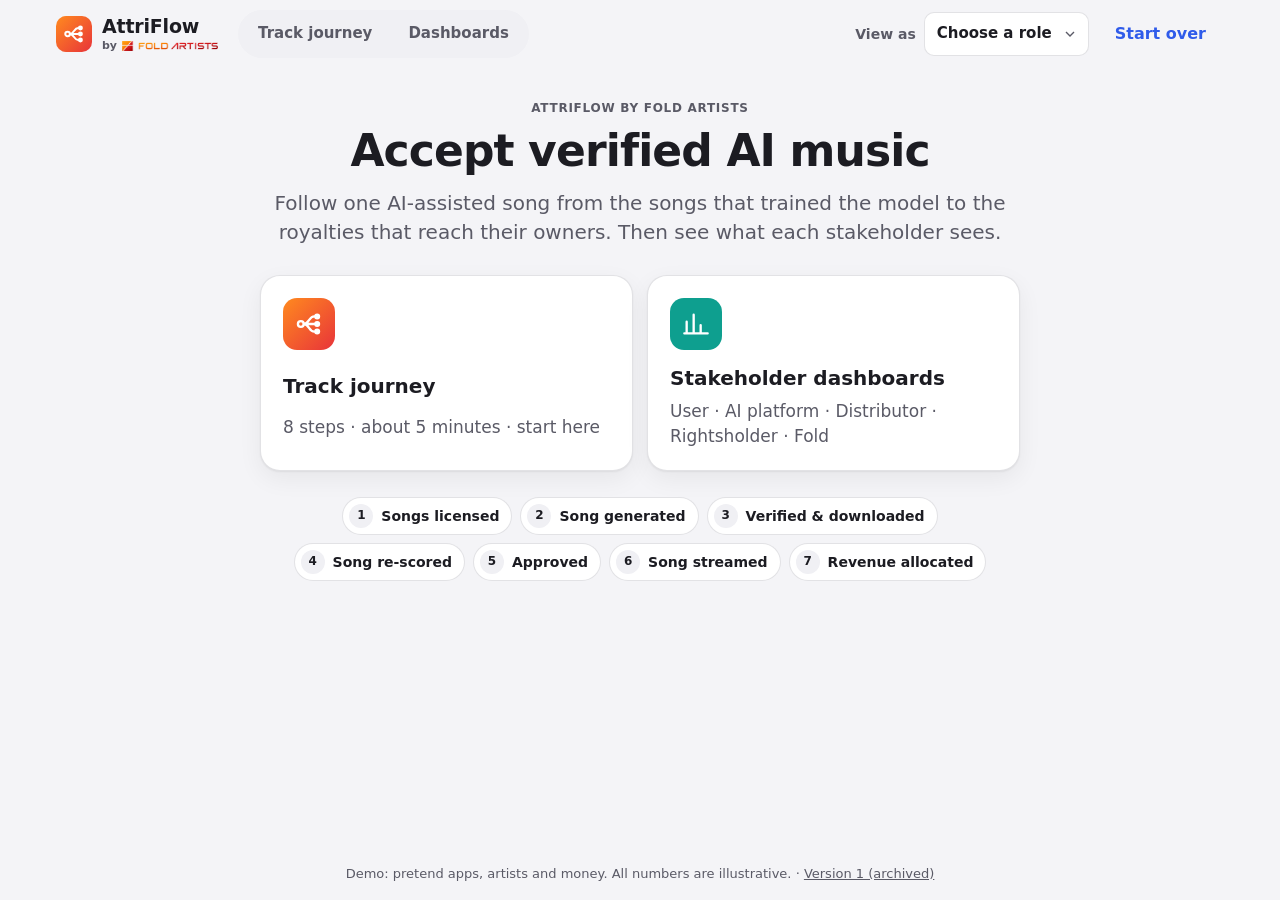
<file: site/index.html>
<!doctype html>
<html lang="en">
<head>
  <meta charset="utf-8">
  <meta name="viewport" content="width=device-width, initial-scale=1, viewport-fit=cover">
  <title>AttriFlow</title>
  <meta name="description" content="AttriFlow by Fold Artists: follow one AI-assisted song from training data to royalties, and see what each stakeholder sees.">
  <meta name="color-scheme" content="light">
  <link rel="stylesheet" href="styles.css?v=v2-20261015b">
</head>
<body>
  <a class="skip" href="#view">Skip to content</a>

  <header class="topbar">
    <a class="brand" href="#/" aria-label="AttriFlow by Fold Artists, home">
      <span class="brand-mark" aria-hidden="true"><svg class="ico" viewBox="0 0 24 24" fill="none" stroke="currentColor" stroke-width="2.2" stroke-linecap="round" stroke-linejoin="round"><circle cx="5" cy="12" r="2.5"/><path d="M7.5 12c4.5 0 4.5-6.5 9-6.5M7.5 12h9M7.5 12c4.5 0 4.5 6.5 9 6.5"/><circle cx="19" cy="5.5" r="1.6" fill="currentColor"/><circle cx="19" cy="12" r="1.6" fill="currentColor"/><circle cx="19" cy="18.5" r="1.6" fill="currentColor"/></svg></span>
      <span class="brand-text">
        <span class="brand-name">AttriFlow</span>
        <span class="brand-by">by <img src="assets/fold-artists-logo.png" alt="Fold Artists" width="96" height="11"></span>
      </span>
    </a>
    <nav class="modes" aria-label="Sections">
      <a id="mode-journey" href="#/train">Track journey</a>
      <a id="mode-dash" href="#/dash/distributor">Dashboards</a>
    </nav>
    <div class="top-right">
      <label class="viewas"><span>View as</span>
        <select id="role">
          <option value="">Choose a role</option>
          <option value="user">User</option>
          <option value="platform">AI Platform</option>
          <option value="distributor">Distributor</option>
          <option value="rightsholder">Rightsholder</option>
          <option value="fold">Fold</option>
        </select>
      </label>
      <button class="btn btn-quiet" id="reset" type="button">Start over</button>
    </div>
  </header>

  <nav class="steps" id="steps" aria-label="Track journey steps" hidden></nav>

  <main id="view" tabindex="-1"></main>

  <footer class="navbar" id="navbar" hidden>
    <button class="btn btn-secondary" id="back" type="button">← Back</button>
    <p class="nav-hint" id="hint" aria-live="polite"></p>
    <button class="btn btn-quiet" id="replay" type="button" title="Show this step again from the start">↺ Replay step</button>
    <button class="btn btn-primary" id="next" type="button">Next →</button>
  </footer>

  <p class="demo-note">Demo: pretend apps, artists and money. All numbers are illustrative. · <a href="/v1/">Version 1 (archived)</a></p>

  <div id="modal" class="modal" hidden></div>

  <script src="js/core.js?v=v2-20261015b"></script>
  <script src="js/journey.js?v=v2-20261015b"></script>
  <script src="js/dashboards.js?v=v2-20261015b"></script>
  <script src="js/app.js?v=v2-20261015b"></script>
</body>
</html>
</file>
<file: site/styles.css>
/* AttriFlow demo v2 — shell, pretend apps, journey scenes and dashboards. Light theme only. */

:root {
  --bg: #f4f4f7;
  --surface: #ffffff;
  --surface-2: #f0f0f4;
  --text: #1c1c22;
  --text-2: #5a5a66;
  --line: rgba(20, 20, 40, 0.12);
  --accent: #2f5bea;
  --accent-text: #ffffff;
  --good: #16803a;
  --good-bg: #e6f6eb;
  --focus: #2f5bea;
  --shadow: 0 1px 2px rgba(0, 0, 0, 0.06), 0 8px 24px rgba(0, 0, 0, 0.06);

  /* app brands */
  --spark-a: #ff3d7f;
  --spark-b: #ff9a3c;
  --spark-bg: #121018;
  --spark-surface: #1d1a26;
  --spark-line: rgba(255, 255, 255, 0.1);
  --drop: #2f5bea;
  --drop-soft: #e8eeff;
  --streamy: #10b8a6;
  --streamy-bg: #0d1716;
  --streamy-surface: #15211f;
  --inbox: #7c4ddb;
  --inbox-soft: #f1ebfd;
  --pool: #e0662f;

  --radius: 16px;
  --radius-sm: 10px;
  --font: -apple-system, BlinkMacSystemFont, "SF Pro Text", "Segoe UI", system-ui, Roboto, "Helvetica Neue", Arial, sans-serif;
  color-scheme: light;
}

/* Light is the default look. Dark stays available by setting data-theme="dark" on <html>. */
:root[data-theme="dark"] {
  --bg: #0e0e12;
  --surface: #18181e;
  --surface-2: #22222a;
  --text: #f1f1f5;
  --text-2: #a8a8b4;
  --line: rgba(255, 255, 255, 0.12);
  --accent: #5b82ff;
  --focus: #8aa6ff;
  --good: #45d27a;
  --good-bg: rgba(69, 210, 122, 0.14);
  --drop-soft: rgba(91, 130, 255, 0.16);
  --inbox-soft: rgba(150, 110, 240, 0.16);
  --shadow: 0 1px 2px rgba(0, 0, 0, 0.4), 0 8px 24px rgba(0, 0, 0, 0.3);
  color-scheme: dark;
}

* { box-sizing: border-box; }
html { -webkit-text-size-adjust: 100%; }
body {
  margin: 0;
  background: var(--bg);
  color: var(--text);
  font-family: var(--font);
  font-size: 17px;
  line-height: 1.45;
  min-height: 100vh;
  display: flex;
  flex-direction: column;
}
h1, h2, h3, p { margin: 0; }
button { font: inherit; color: inherit; }
a { color: inherit; }
:focus-visible { outline: 3px solid var(--focus); outline-offset: 2px; border-radius: 8px; }
.skip { position: absolute; left: -999px; top: 8px; background: var(--surface); padding: 8px 12px; z-index: 10; }
.skip:focus { left: 8px; }
.sr-only { position: absolute; width: 1px; height: 1px; overflow: hidden; clip: rect(0 0 0 0); white-space: nowrap; }

/* ---------- icons ---------- */
.ico { width: 1.15em; height: 1.15em; flex: none; vertical-align: -0.18em; }
.btn .ico { width: 20px; height: 20px; }
.badge-ico { width: 52px; height: 52px; border-radius: 14px; display: grid; place-items: center; flex: none; color: #fff; }
.badge-ico .ico { width: 28px; height: 28px; }
.badge-ico.you { background: var(--drop); }
.badge-ico.pool { background: var(--pool); }
.badge-ico.good { background: var(--good); }
.badge-ico.inbox { background: var(--inbox); }
.badge-ico.big { width: 84px; height: 84px; border-radius: 24px; margin: 0 auto 16px; background: linear-gradient(135deg, var(--spark-a), var(--spark-b)); }
.badge-ico.big .ico { width: 44px; height: 44px; }

/* ---------- buttons ---------- */
.btn {
  min-height: 44px;
  padding: 0 18px;
  border-radius: 999px;
  border: 0;
  font-weight: 600;
  font-size: 16px;
  cursor: pointer;
  display: inline-flex;
  align-items: center;
  justify-content: center;
  gap: 8px;
  text-decoration: none;
  white-space: nowrap;
  transition: transform 0.12s ease, opacity 0.12s ease, background 0.12s ease;
}
.btn:active { transform: scale(0.97); }
.btn[disabled] { opacity: 0.4; cursor: not-allowed; transform: none; }
.btn-primary { background: var(--accent); color: var(--accent-text); }
.btn-secondary { background: var(--surface-2); color: var(--text); }
.btn-quiet { background: transparent; color: var(--accent); }
.btn-big { min-height: 52px; font-size: 18px; padding: 0 26px; }

/* ---------- shell ---------- */
.topbar {
  display: flex;
  align-items: center;
  justify-content: space-between;
  padding: 10px max(16px, env(safe-area-inset-left));
  max-width: 1200px;
  width: 100%;
  margin: 0 auto;
}
.brand { display: inline-flex; align-items: center; gap: 10px; font-weight: 700; font-size: 18px; text-decoration: none; min-height: 44px; }
.brand-mark {
  width: 30px; height: 30px; border-radius: 9px;
  display: grid; place-items: center;
  color: #fff; font-size: 17px;
  background: linear-gradient(135deg, #ff8a1f, #e8343a);
}
.brand-mark { width: 36px; height: 36px; border-radius: 10px; }
.brand-mark .ico { width: 22px; height: 22px; }
.brand-text { display: flex; flex-direction: column; line-height: 1.1; }
.brand-name { font-size: 19px; font-weight: 800; letter-spacing: -0.01em; }
.brand-by { display: flex; align-items: center; gap: 5px; margin-top: 3px; font-size: 11px; font-weight: 600; color: var(--text-2); }
.brand-by img { display: block; width: 96px; height: auto; }

.steps {
  display: flex;
  gap: 6px;
  max-width: 1200px;
  width: 100%;
  margin: 0 auto;
  padding: 4px 16px 12px;
}
.steps[hidden] { display: none; }
.step {
  flex: 1;
  min-height: 52px;
  display: flex;
  align-items: center;
  gap: 10px;
  padding: 6px 12px;
  border-radius: 12px;
  background: var(--surface);
  border: 1px solid var(--line);
  text-decoration: none;
  color: var(--text-2);
  font-size: 15px;
}
.step-num {
  flex: none;
  width: 28px; height: 28px; border-radius: 50%;
  display: grid; place-items: center;
  font-weight: 700; font-size: 14px;
  background: var(--surface-2);
}
.step-text { display: flex; flex-direction: column; line-height: 1.2; min-width: 0; }
.step-text b { color: var(--text); font-size: 15px; }
.step-text small { font-size: 12px; white-space: nowrap; overflow: hidden; text-overflow: ellipsis; }
.step.is-done .step-num { background: var(--good-bg); color: var(--good); }
.step.is-current { border-color: var(--accent); box-shadow: 0 0 0 1px var(--accent) inset; }
.step.is-current .step-num { background: var(--accent); color: var(--accent-text); }
.step.is-locked { opacity: 0.5; pointer-events: none; }

main {
  flex: 1;
  width: 100%;
  max-width: 1200px;
  margin: 0 auto;
  padding: 8px 16px 24px;
  outline: none;
}

.stage {
  display: grid;
  grid-template-columns: minmax(0, 1fr);
  gap: 16px;
  align-items: start;
}
/* The step's explanation: title always visible, the text collapsed until the presenter opens it. */
.explain {
  background: var(--surface);
  border: 1px solid var(--line);
  border-radius: var(--radius);
  padding: 14px 18px;
}
.explain-head { display: flex; align-items: center; justify-content: space-between; gap: 16px; }
.explain .kicker { font-size: 13px; font-weight: 700; letter-spacing: 0.04em; text-transform: uppercase; color: var(--text-2); }
.explain h1 { font-size: 24px; line-height: 1.15; margin: 4px 0 0; }
.explain-toggle { flex: none; display: inline-flex; align-items: center; gap: 6px; min-height: 44px; padding: 0 14px; border-radius: 999px; border: 1px solid var(--line); background: transparent; color: var(--accent); font: inherit; font-size: 14px; font-weight: 600; cursor: pointer; }
.explain-toggle:hover { background: var(--surface-2); }
.explain-toggle .ico { width: 18px; height: 18px; }
.explain-body { margin-top: 12px; padding-top: 12px; border-top: 1px solid var(--line); max-width: 80ch; }
.explain-body[hidden] { display: none; }
.explain p { color: var(--text-2); }
.explain-body p + p { margin-top: 10px; }
.explain .app-chip { margin-top: 14px; }

.app-chip { display: inline-flex; align-items: center; gap: 8px; font-size: 14px; font-weight: 600; color: var(--text-2); }
.app-chip .logo { width: 22px; height: 22px; border-radius: 6px; }

.navbar {
  position: sticky;
  bottom: 0;
  display: flex;
  align-items: center;
  gap: 12px;
  padding: 12px max(16px, env(safe-area-inset-left)) calc(12px + env(safe-area-inset-bottom));
  background: color-mix(in srgb, var(--bg) 85%, transparent);
  backdrop-filter: saturate(180%) blur(16px);
  -webkit-backdrop-filter: saturate(180%) blur(16px);
  border-top: 1px solid var(--line);
  z-index: 5;
}
.navbar[hidden], .navbar .btn[hidden] { display: none; }
.nav-hint { flex: 1; text-align: center; color: var(--text-2); font-size: 15px; }
.demo-note { text-align: center; font-size: 13px; color: var(--text-2); padding: 8px 16px 16px; }

.muted { color: var(--text-2); }

/* ---------- app windows ---------- */
.window {
  border-radius: 20px;
  overflow: hidden;
  box-shadow: var(--shadow);
  border: 1px solid var(--line);
  min-width: 0;
}
.window-bar {
  display: flex;
  align-items: center;
  gap: 10px;
  padding: 12px 18px;
  font-weight: 700;
}
.window-bar .logo { width: 28px; height: 28px; border-radius: 8px; flex: none; }
.window-bar .tabs { margin-left: auto; display: flex; gap: 18px; font-weight: 500; font-size: 15px; opacity: 0.7; }
.window-bar .tabs .on { opacity: 1; font-weight: 700; }
.window-body { padding: 24px; }

.logo { display: block; }

/* SongSpark (always dark, like a studio) */
.w-spark { background: var(--spark-bg); color: #f4f0fa; border-color: var(--spark-line); }
.w-spark .window-bar { border-bottom: 1px solid var(--spark-line); }
.w-spark .muted { color: #b4abc4; }
.spark-title { font-size: 28px; font-weight: 800; line-height: 1.15; }
.spark-grad { background: linear-gradient(90deg, var(--spark-a), var(--spark-b)); -webkit-background-clip: text; background-clip: text; color: transparent; }
.prompt-box {
  margin-top: 18px;
  background: var(--spark-surface);
  border: 1px solid var(--spark-line);
  border-radius: var(--radius);
  padding: 14px;
}
.prompt-box label { display: block; font-size: 14px; font-weight: 600; color: #b4abc4; margin-bottom: 8px; }
.prompt-box textarea {
  width: 100%;
  min-height: 72px;
  resize: vertical;
  background: transparent;
  border: 0;
  color: #fff;
  font: inherit;
  font-size: 19px;
  line-height: 1.4;
}
.prompt-box textarea:focus-visible { outline: none; }
.prompt-box:focus-within { border-color: var(--spark-a); }
.prompt-row { display: flex; align-items: center; gap: 8px; flex-wrap: wrap; margin-top: 10px; }
.tag { display: inline-flex; align-items: center; min-height: 32px; padding: 0 12px; border-radius: 999px; background: rgba(255, 255, 255, 0.08); font-size: 14px; color: #e6def3; }
.btn-spark { background: linear-gradient(90deg, var(--spark-a), var(--spark-b)); color: #fff; margin-left: auto; }

.making { margin-top: 18px; display: flex; align-items: center; gap: 12px; color: #d9cfe9; }
.wave-anim { display: inline-flex; gap: 3px; align-items: end; height: 22px; }
.wave-anim i { width: 4px; border-radius: 2px; background: linear-gradient(var(--spark-a), var(--spark-b)); animation: wave 0.9s ease-in-out infinite; }
.wave-anim i:nth-child(2) { animation-delay: 0.15s; } .wave-anim i:nth-child(3) { animation-delay: 0.3s; } .wave-anim i:nth-child(4) { animation-delay: 0.45s; } .wave-anim i:nth-child(5) { animation-delay: 0.6s; }
@keyframes wave { 0%, 100% { height: 6px; } 50% { height: 22px; } }

.song-card {
  margin-top: 18px;
  display: flex;
  gap: 16px;
  align-items: center;
  background: var(--spark-surface);
  border: 1px solid var(--spark-line);
  border-radius: var(--radius);
  padding: 14px;
}
.cover {
  flex: none;
  width: 88px; height: 88px;
  border-radius: 14px;
  display: grid; place-items: center;
  font-size: 40px;
  box-shadow: inset 0 0 0 1px rgba(255, 255, 255, 0.15);
}
.cover-sm { width: 52px; height: 52px; font-size: 24px; border-radius: 10px; }
.cover-lg { width: 160px; height: 160px; font-size: 72px; border-radius: 20px; }
.song-meta { flex: 1; min-width: 0; }
.song-meta h2 { font-size: 22px; }
.song-meta p { font-size: 15px; }
.play {
  flex: none;
  width: 52px; height: 52px; border-radius: 50%;
  border: 0; cursor: pointer;
  display: grid; place-items: center;
  background: #fff; color: #111;
}
.play svg { width: 22px; height: 22px; }
.play-sm { width: 44px; height: 44px; }
.play-pill { width: auto; height: 44px; padding: 0 16px 0 12px; border-radius: 999px; display: inline-flex; gap: 8px; font-weight: 600; font-size: 15px; }
.play-pill svg { width: 18px; height: 18px; }

.inspired {
  margin-top: 16px;
  background: var(--spark-surface);
  border: 1px solid var(--spark-line);
  border-radius: var(--radius);
  padding: 18px;
}
.inspired h3 { font-size: 19px; }
.inspired > p { margin-top: 4px; font-size: 15px; }
.inf-list { list-style: none; margin: 14px 0 0; padding: 0; display: grid; gap: 12px; }
.inf { display: grid; grid-template-columns: 52px minmax(0, 1fr) auto; gap: 12px; align-items: center; }
.inf-name b { display: block; font-size: 16px; }
.inf-name span { font-size: 14px; }
.bar { height: 10px; border-radius: 5px; background: rgba(255, 255, 255, 0.1); overflow: hidden; margin-top: 6px; }
.bar > i { display: block; height: 100%; border-radius: 5px; background: linear-gradient(90deg, var(--spark-a), var(--spark-b)); width: 0; transition: width 0.9s cubic-bezier(0.2, 0.8, 0.2, 1); }
.pct { font-size: 22px; font-weight: 800; font-variant-numeric: tabular-nums; min-width: 56px; text-align: right; }

/* DropTune (follows light / dark) */
.w-drop { background: var(--surface); }
.w-drop .window-bar { background: var(--drop); color: #fff; }
.w-drop .window-bar .logo { box-shadow: 0 0 0 2px rgba(255, 255, 255, 0.85); border-radius: 8px; }
.drop-h { font-size: 26px; font-weight: 800; }
.form { display: grid; gap: 14px; margin-top: 18px; }
.field { display: grid; gap: 6px; }
.field label { font-weight: 600; font-size: 15px; }
.field input {
  min-height: 44px;
  padding: 0 14px;
  border-radius: var(--radius-sm);
  border: 1px solid var(--line);
  background: var(--surface-2);
  color: var(--text);
  font: inherit;
}
.release-head { display: flex; gap: 16px; align-items: center; padding: 14px; border-radius: var(--radius); background: var(--surface-2); }
.checks { list-style: none; padding: 0; margin: 18px 0 0; display: grid; gap: 10px; }
.check {
  display: flex; align-items: center; gap: 12px;
  min-height: 52px; padding: 10px 14px;
  border-radius: 12px;
  background: var(--surface-2);
  color: var(--text-2);
}
.check .dot { width: 28px; height: 28px; border-radius: 50%; flex: none; display: grid; place-items: center; border: 2px solid var(--line); font-weight: 800; }
.check.is-ok { background: var(--good-bg); color: var(--text); }
.check.is-ok .dot { background: var(--good); border-color: var(--good); color: #fff; }
.check.is-busy .dot { border-color: var(--accent); border-top-color: transparent; animation: spin 0.8s linear infinite; }
@keyframes spin { to { transform: rotate(360deg); } }
.live {
  margin-top: 18px;
  padding: 18px;
  border-radius: var(--radius);
  background: var(--good-bg);
  display: flex; gap: 14px; align-items: center;
}
.live .big-emoji { font-size: 40px; }
.live h3 { font-size: 22px; }
.actions { display: flex; gap: 10px; flex-wrap: wrap; margin-top: 18px; }

.earn-total { text-align: center; padding: 10px 0 4px; }
.earn-total .label { color: var(--text-2); font-weight: 600; }
.earn-total .amount { font-size: 64px; font-weight: 800; letter-spacing: -0.02em; line-height: 1.05; font-variant-numeric: tabular-nums; }
.earn-total .math { color: var(--text-2); margin-top: 4px; }
.split-bar { display: flex; height: 22px; border-radius: 11px; overflow: hidden; margin: 22px 0 18px; }
.split-bar .you { background: var(--drop); }
.split-bar .pool { background: var(--pool); }
.split-cards { display: grid; grid-template-columns: 1fr 1fr; gap: 14px; }
.split-card { border-radius: var(--radius); padding: 18px; border: 1px solid var(--line); }
.split-card .emoji { font-size: 30px; }
.split-card .amt { font-size: 34px; font-weight: 800; font-variant-numeric: tabular-nums; margin-top: 4px; }
.split-card h3 { font-size: 18px; margin-top: 2px; }
.split-card p { color: var(--text-2); font-size: 15px; margin-top: 6px; }
.split-card.you { background: var(--drop-soft); }
.split-card.you .amt { color: var(--accent); }
.split-card.pool .amt { color: var(--pool); }
.split-card.pool { background: color-mix(in srgb, var(--pool) 14%, transparent); }
.why {
  margin-top: 16px; padding: 14px 16px; border-radius: 12px;
  background: var(--surface-2); color: var(--text-2); font-size: 15px;
}
.why b { color: var(--text); }

/* Streamy (always dark) */
.w-streamy { background: var(--streamy-bg); color: #eef7f5; border-color: rgba(255, 255, 255, 0.08); }
.w-streamy .window-bar { border-bottom: 1px solid rgba(255, 255, 255, 0.08); }
.w-streamy .muted { color: #9db8b3; }
.now {
  display: flex; gap: 20px; align-items: center;
  padding: 20px; border-radius: var(--radius);
  background: linear-gradient(135deg, rgba(16, 184, 166, 0.28), rgba(16, 184, 166, 0.05));
}
.now h2 { font-size: 28px; line-height: 1.15; }
.now .eyebrow { font-size: 13px; font-weight: 700; letter-spacing: 0.06em; text-transform: uppercase; color: #7fe3d6; }
.play-streamy { background: var(--streamy); color: #04211d; margin-top: 12px; }
.plays-box { margin-top: 18px; padding: 20px; border-radius: var(--radius); background: var(--streamy-surface); }
.plays-num { font-size: 52px; font-weight: 800; font-variant-numeric: tabular-nums; line-height: 1.05; }
.chart { display: flex; align-items: end; gap: 3px; height: 90px; margin-top: 16px; }
.chart i { flex: 1; background: var(--streamy); border-radius: 3px 3px 0 0; height: 2%; transition: height 0.6s cubic-bezier(0.2, 0.8, 0.2, 1); opacity: 0.85; }
.btn-streamy { background: var(--streamy); color: #04211d; margin-top: 16px; }

/* Sharing pool (DropTune page + Fold badge) */
.badge-fold {
  display: inline-flex; align-items: center; gap: 8px;
  padding: 6px 12px 6px 6px; border-radius: 999px;
  background: var(--surface-2); border: 1px solid var(--line);
  font-size: 14px; font-weight: 600;
}
.badge-fold .fold-mark { width: 22px; height: 22px; border-radius: 50%; background: linear-gradient(135deg, #ff7a2f, #e8343a); display: grid; place-items: center; color: #fff; font-size: 12px; font-weight: 800; }
.pool-head { display: flex; align-items: center; justify-content: space-between; gap: 12px; flex-wrap: wrap; }
.pool-rows { list-style: none; padding: 0; margin: 18px 0 0; display: grid; gap: 12px; }
.pool-row { border: 1px solid var(--line); border-radius: var(--radius); padding: 14px; display: grid; gap: 12px; }
.pool-top { display: grid; grid-template-columns: 52px minmax(0, 1fr) auto; gap: 12px; align-items: center; }
.pool-top .amt { font-size: 26px; font-weight: 800; font-variant-numeric: tabular-nums; }
.pool-top .bar { background: var(--surface-2); }
.pool-top .bar > i { background: var(--pool); }
.pool-name b { display: block; }
.pool-name span { color: var(--text-2); font-size: 14px; }
.halves { display: grid; grid-template-columns: 1fr 1fr; gap: 8px; }
.half { background: var(--surface-2); border-radius: 10px; padding: 10px 12px; font-size: 14px; }
.half b { display: block; font-size: 17px; font-variant-numeric: tabular-nums; }
.half span { color: var(--text-2); }
.pool-row .btn { justify-self: start; }
.sum {
  margin-top: 18px; padding: 16px; border-radius: var(--radius);
  background: var(--good-bg); text-align: center; font-weight: 600;
}
.sum .eq { font-size: 20px; font-variant-numeric: tabular-nums; }
.sum p { color: var(--text-2); font-weight: 500; font-size: 15px; margin-top: 4px; }

/* Artist Inbox (phone) */
.inbox-wrap { display: grid; gap: 16px; justify-items: center; }
.artist-tabs { display: flex; gap: 8px; flex-wrap: wrap; justify-content: center; }
.artist-tab {
  min-height: 44px; padding: 0 14px; border-radius: 999px;
  border: 1px solid var(--line); background: var(--surface);
  display: inline-flex; align-items: center; gap: 8px;
  text-decoration: none; font-size: 15px; font-weight: 600;
}
.artist-tab[aria-current="page"] { background: var(--inbox); border-color: var(--inbox); color: #fff; }
.phone {
  width: 100%; max-width: 380px;
  border-radius: 44px; padding: 12px;
  background: #0b0b0e;
  box-shadow: var(--shadow), 0 0 0 1px rgba(255, 255, 255, 0.06) inset;
}
.screen { border-radius: 34px; overflow: hidden; background: var(--surface); min-height: 600px; display: flex; flex-direction: column; }
.status { display: flex; justify-content: space-between; padding: 14px 26px 6px; font-size: 14px; font-weight: 600; }
.island { width: 96px; height: 28px; border-radius: 14px; background: #0b0b0e; }
.inbox-bar { display: flex; align-items: center; gap: 10px; padding: 8px 20px 12px; font-weight: 700; font-size: 18px; border-bottom: 1px solid var(--line); }
.inbox-bar .logo { width: 28px; height: 28px; border-radius: 8px; }
.msg { padding: 18px 20px 24px; display: grid; gap: 14px; }
.msg-hello { background: var(--inbox-soft); border-radius: 18px; padding: 18px; text-align: center; }
.msg-hello .env { font-size: 44px; }
.msg-hello .got { font-size: 40px; font-weight: 800; font-variant-numeric: tabular-nums; }
.msg-hello p { color: var(--text-2); }
.msg p.body { font-size: 16px; }
.msg h3 { font-size: 15px; color: var(--text-2); text-transform: uppercase; letter-spacing: 0.04em; }
.inf-bar { height: 12px; background: var(--surface-2); border-radius: 6px; overflow: hidden; }
.inf-bar > i { display: block; height: 100%; background: var(--inbox); border-radius: 6px; }
.goes { display: grid; gap: 8px; }
.go { display: grid; grid-template-columns: auto minmax(0, 1fr) auto; gap: 10px; align-items: center; padding: 10px 12px; border-radius: 12px; background: var(--surface-2); }
.go .emoji { font-size: 22px; }
.go b { font-variant-numeric: tabular-nums; }
.go small { display: block; color: var(--text-2); }
.both-note { font-size: 14px; color: var(--text-2); text-align: center; }
.listen-row { display: flex; gap: 8px; flex-wrap: wrap; }
.listen-row .play { background: var(--inbox); color: #fff; }

/* welcome + finish */
.hero { text-align: center; max-width: 760px; margin: 24px auto 0; }
.hero h1 { font-size: 44px; line-height: 1.08; letter-spacing: -0.02em; }
.hero p.lead { font-size: 20px; color: var(--text-2); margin-top: 14px; }
.path { list-style: none; padding: 0; margin: 32px 0 0; display: grid; grid-template-columns: repeat(5, 1fr); gap: 10px; }
.path li { background: var(--surface); border: 1px solid var(--line); border-radius: var(--radius); padding: 16px 10px; display: grid; gap: 8px; justify-items: center; }
.path .logo { width: 40px; height: 40px; border-radius: 11px; }
.path b { font-size: 16px; }
.path span { font-size: 13px; color: var(--text-2); }
.hero .btn { margin-top: 30px; }
.hero .small { font-size: 15px; color: var(--text-2); margin-top: 14px; }
.recap { list-style: none; padding: 0; margin: 28px auto 0; max-width: 520px; display: grid; gap: 10px; text-align: left; }
.recap li { display: flex; gap: 12px; align-items: center; background: var(--surface); border: 1px solid var(--line); border-radius: 14px; padding: 12px 16px; }
.recap .emoji { font-size: 24px; }

/* ---------- reveal ---------- */
.reveal { animation: rise 0.45s cubic-bezier(0.2, 0.8, 0.2, 1) both; }
@keyframes rise { from { opacity: 0; transform: translateY(8px); } to { opacity: 1; transform: none; } }

@media (prefers-reduced-motion: reduce) {
  *, *::before, *::after { animation-duration: 0.001ms !important; animation-iteration-count: 1 !important; transition-duration: 0.001ms !important; }
}

/* ---------- small screens ---------- */
@media (max-width: 900px) {
  .stage { grid-template-columns: minmax(0, 1fr); gap: 14px; }
  .explain { padding: 12px 14px; }
  .explain h1 { font-size: 20px; }
  .explain-head { align-items: flex-start; }
  .explain-toggle span { position: absolute; width: 1px; height: 1px; overflow: hidden; clip: rect(0 0 0 0); white-space: nowrap; }
  .explain-toggle { width: 44px; padding: 0; justify-content: center; }
  .explain .app-chip { display: none; }
}
@media (max-width: 767px) {
  body { font-size: 16px; }
  .steps { gap: 4px; padding: 4px 12px 10px; }
  .step { flex-direction: column; justify-content: center; gap: 2px; padding: 6px 2px; min-height: 56px; }
  .step-text { align-items: center; }
  .step-text b { font-size: 12px; }
  .step-text small { display: none; }
  .step-num { width: 24px; height: 24px; font-size: 12px; }
  main { padding: 4px 12px 20px; }
  .window-body { padding: 16px; }
  .window-bar { padding: 10px 14px; }
  .window-bar .tabs { display: none; }
  .spark-title, .drop-h { font-size: 22px; }
  .cover { width: 64px; height: 64px; font-size: 30px; }
  .cover-lg { width: 96px; height: 96px; font-size: 44px; }
  .now { flex-direction: column; text-align: center; padding: 18px; }
  .now h2 { font-size: 24px; }
  .plays-num { font-size: 40px; }
  .earn-total .amount { font-size: 52px; }
  .split-cards, .halves { grid-template-columns: 1fr; }
  .navbar { flex-wrap: wrap; gap: 8px; }
  .nav-hint { order: -1; flex-basis: 100%; font-size: 14px; }
  .navbar .btn { flex: 1; }
  .hero h1 { font-size: 32px; }
  .hero p.lead { font-size: 17px; }
  .path { grid-template-columns: 1fr; text-align: left; }
  .path li { grid-template-columns: 40px 1fr; justify-items: start; align-items: center; column-gap: 12px; row-gap: 0; padding: 12px; }
  .path li .logo { grid-row: span 2; }
  .phone { padding: 8px; border-radius: 36px; }
  .screen { border-radius: 28px; min-height: 0; }
  .pool-top .amt { font-size: 22px; }
}

/* ---------- icon placements ---------- */
.brand-mark .ico { width: 22px; height: 22px; }
.step-num .ico { width: 16px; height: 16px; }
.check .dot .ico { width: 16px; height: 16px; }
.cover .ico { width: 52%; height: 52%; color: #fff; filter: drop-shadow(0 1px 2px rgba(0, 0, 0, 0.18)); }
.split-card .badge-ico { margin-bottom: 10px; }
.half-label { display: flex; align-items: center; gap: 6px; color: var(--text-2); }
.half-label .ico { width: 18px; height: 18px; color: var(--pool); }
.sum .ico { width: 22px; height: 22px; vertical-align: -4px; }
.sum .ico.ok { color: var(--good); }
.sum .ico.warn { color: #c2410c; }
.listen-done { margin-top: 12px; display: flex; align-items: center; gap: 8px; }
.listen-done .ico { width: 22px; height: 22px; color: var(--streamy); }
.tab-ico { width: 28px; height: 28px; border-radius: 50%; display: grid; place-items: center; color: #fff; flex: none; }
.tab-ico .ico { width: 16px; height: 16px; }
.msg-hello .badge-ico { margin: 0 auto 8px; }
.go-ico { color: var(--inbox); display: grid; place-items: center; }
.go-ico .ico { width: 22px; height: 22px; }
.recap-ico { width: 40px; height: 40px; border-radius: 12px; display: grid; place-items: center; flex: none; background: var(--drop-soft); color: var(--accent); }
.recap-ico .ico { width: 22px; height: 22px; }
.hero .small .ico { color: var(--accent); }

/* ====================== v2 additions ====================== */
:root {
  --seg-you: #2f5bea;
  --seg-rh: #7c4ddb;
  --seg-dist: #0e9f8f;
  --seg-aip: #e0336f;
  --seg-fold: #e8572a;
  --warn: #b45309;
  --warn-bg: #fdf3e2;
  --bad: #c62828;
  --bad-bg: #fdecec;
  --green-light: #1faa59;
}

/* topbar: brand · sections · view as */
.topbar { gap: 12px 20px; flex-wrap: wrap; }
.modes { display: flex; gap: 4px; padding: 4px; background: var(--surface-2); border-radius: 999px; margin-right: auto; }
.modes a { min-height: 40px; padding: 0 16px; border-radius: 999px; display: inline-flex; align-items: center; text-decoration: none; font-weight: 600; font-size: 15px; color: var(--text-2); }
.modes a[aria-current="page"] { background: var(--surface); color: var(--text); box-shadow: 0 1px 3px rgba(0, 0, 0, 0.12); }
.top-right { display: flex; align-items: center; gap: 8px; }
.viewas { display: flex; align-items: center; gap: 8px; font-size: 14px; font-weight: 600; color: var(--text-2); }
.viewas select, .field select {
  min-height: 44px; padding: 0 36px 0 12px; border-radius: var(--radius-sm); border: 1px solid var(--line);
  background: var(--surface) url("data:image/svg+xml,%3Csvg xmlns='http://www.w3.org/2000/svg' viewBox='0 0 24 24' fill='none' stroke='%235a5a66' stroke-width='2'%3E%3Cpath d='M6 9l6 6 6-6'/%3E%3C/svg%3E") no-repeat right 10px center / 16px;
  -webkit-appearance: none; appearance: none; color: var(--text); font: inherit; font-size: 15px;
}
body.is-dash .viewas select { border-color: var(--accent); box-shadow: 0 0 0 1px var(--accent) inset; }

/* journey rail: 8 steps */
.step { padding: 6px 10px; gap: 8px; }
.step-text b { font-size: 14px; }
.step-text small { font-size: 11px; }

/* layout */
.stage-main { display: grid; gap: 16px; min-width: 0; }
.explain .powered { margin-top: 12px; padding-top: 10px; border-top: 1px solid var(--line); font-size: 13px; color: var(--text-2); }
.card { background: var(--surface); border: 1px solid var(--line); border-radius: 20px; padding: 22px; box-shadow: var(--shadow); min-width: 0; }
.card h3 { font-size: 19px; display: flex; align-items: center; gap: 8px; }
.card h3 .ico { color: var(--accent); }
.card-eyebrow { font-size: 12px; font-weight: 700; letter-spacing: 0.06em; text-transform: uppercase; color: var(--text-2); }
.card-head { display: flex; align-items: center; justify-content: space-between; gap: 10px; flex-wrap: wrap; margin-bottom: 14px; }
.small { font-size: 14px; }
.grid2 { display: grid; grid-template-columns: 1fr 1fr; gap: 16px; }
.grid2.wide-left { grid-template-columns: 1.6fr 1fr; }
.sub-h { font-size: 17px; margin: 20px 0 10px; }
.big-p { font-size: 19px; line-height: 1.4; }

/* pills */
.pill { display: inline-flex; align-items: center; gap: 5px; min-height: 26px; padding: 2px 10px; border-radius: 999px; font-size: 13px; font-weight: 700; white-space: nowrap; }
.pill .ico { width: 14px; height: 14px; }
.pill.good { background: var(--good-bg); color: var(--good); }
.pill.warn { background: var(--warn-bg); color: var(--warn); }
.pill.bad { background: var(--bad-bg); color: var(--bad); }
.pill.neutral { background: var(--surface-2); color: var(--text-2); }
.pill.ai { background: #fde8f0; color: #b0174f; }
.pill.human { background: var(--good-bg); color: var(--good); }
.pill.assist { background: var(--drop-soft); color: #2447b8; }
.pill.mix { background: var(--warn-bg); color: var(--warn); }
.w-spark .pill.ai { background: rgba(255, 61, 127, 0.18); color: #ffb3cb; }
.w-spark .pill.human, .w-spark .pill.good { background: rgba(69, 210, 122, 0.16); color: #9ff0bd; }
.w-spark .pill.assist { background: rgba(91, 130, 255, 0.2); color: #c3d2ff; }
.w-spark .pill.mix { background: rgba(255, 170, 60, 0.18); color: #ffd59a; }

/* status rows */
.status-list { list-style: none; margin: 12px 0 0; padding: 0; display: grid; gap: 8px; }
.status-row { display: grid; grid-template-columns: 28px minmax(0, 1fr) auto; align-items: center; gap: 10px; min-height: 44px; padding: 8px 12px; border-radius: 12px; background: var(--surface-2); }
.status-ico { width: 28px; height: 28px; border-radius: 50%; display: grid; place-items: center; color: #fff; }
.status-ico .ico { width: 16px; height: 16px; }
.status-ico.good { background: var(--good); }
.status-ico.warn { background: #d97706; }
.status-ico.bad { background: var(--bad); }
.status-ico.neutral { background: #8a8f9c; }
.status-label { font-weight: 600; }
.status-value { color: var(--text-2); text-align: right; font-size: 15px; }
.status-list.dark .status-row { background: var(--spark-surface); border: 1px solid var(--spark-line); }
.status-list.dark .status-value { color: #c9bfdc; }

/* train */
.train-grid { display: grid; grid-template-columns: minmax(0, 1.3fr) auto minmax(0, 1fr); gap: 18px; align-items: center; }
.cat-list { list-style: none; margin: 10px 0 0; padding: 0; display: grid; gap: 10px; }
.cat-card { display: grid; grid-template-columns: 52px minmax(0, 1fr) auto; gap: 12px; align-items: center; padding: 10px; border: 1px solid var(--line); border-radius: 14px; }
.cat-card.off { opacity: 0.6; border-style: dashed; }
.cat-name b { display: block; }
.cat-name > span { display: block; color: var(--text-2); font-size: 14px; }
.cat-name .chips { display: flex; flex-wrap: wrap; gap: 6px; margin-top: 6px; }
.cat-card .play { background: var(--surface-2); color: var(--text); }
.train-arrow { color: var(--text-2); }
.train-arrow .ico { width: 36px; height: 36px; }
.model-card { padding: 18px; border-radius: 16px; background: var(--spark-bg); color: #f4f0fa; }
.model-card .logo { width: 40px; height: 40px; border-radius: 11px; }
.model-card h3 { margin-top: 10px; }
.model-card .muted { color: #b4abc4; }
.model-card .status-row { background: var(--spark-surface); }
.model-card .status-value { color: #c9bfdc; }

/* create */
.param-row { display: flex; flex-wrap: wrap; gap: 8px; margin-top: 12px; }
.param { min-height: 36px; padding: 0 12px; border-radius: 10px; background: rgba(255, 255, 255, 0.06); border: 1px solid var(--spark-line); display: inline-flex; align-items: center; gap: 6px; font-size: 14px; color: #c9bfdc; }
.param b { color: #fff; }
.upload-row { display: grid; grid-template-columns: 40px minmax(0, 1fr) auto; align-items: center; gap: 12px; margin-top: 12px; padding: 10px 12px; border-radius: 12px; border: 1px dashed rgba(159, 240, 189, 0.5); background: rgba(69, 210, 122, 0.06); }
.upload-text b { display: block; font-size: 15px; }
.upload-text span { font-size: 13px; color: #b4abc4; }
.prompt-row .small { margin-right: auto; }
.song-meta .wave { margin-top: 10px; }
.wave { position: relative; height: 54px; width: 100%; }
.wave > div { position: absolute; inset: 0; }
.wave svg { width: 100%; height: 100%; display: block; }
.wave-base svg { fill: rgba(255, 255, 255, 0.22); }
.wave-fill { clip-path: inset(0 100% 0 0); }
.wave-fill svg { fill: url(#none); fill: #ff7a59; }
.gen-panels { display: grid; grid-template-columns: 1fr 1fr; gap: 16px; }
.gen-panels .inspired { margin-top: 16px; }

/* parts (AI vs human) */
.parts { list-style: none; margin: 14px 0 0; padding: 0; display: grid; gap: 8px; }
.part { display: grid; grid-template-columns: 34px minmax(0, 1fr) auto; grid-template-areas: "ico name pill" "ico mix mix"; align-items: center; column-gap: 10px; row-gap: 6px; padding: 8px 10px; border-radius: 12px; background: var(--surface-2); }
.parts.dark .part { background: rgba(255, 255, 255, 0.05); }
.part-ico { grid-area: ico; width: 34px; height: 34px; border-radius: 10px; display: grid; place-items: center; color: #fff; }
.part-ico .ico { width: 18px; height: 18px; }
.part-ico.ai { background: #e0336f; }
.part-ico.human { background: var(--good); }
.part-ico.assist { background: #2f5bea; }
.part-ico.mix { background: #d97706; }
.part-name { grid-area: name; font-weight: 600; }
.part .pill { grid-area: pill; }
.part-mix { grid-area: mix; display: flex; height: 8px; border-radius: 4px; overflow: hidden; }
.part-mix .ai { background: #e0336f; }
.part-mix .human { background: var(--good); }
.upload-row .part-ico { width: 40px; height: 40px; }

/* verify: letter of direction */
.lod { margin-top: 16px; padding: 18px; border-radius: 16px; background: var(--spark-surface); border: 1px solid var(--spark-line); }
.lod h3 .ico { color: var(--spark-b); }
.lod p { margin-top: 8px; color: #e6def3; }
.lod .muted { color: #b4abc4; }
.lod .split-legend { margin-top: 12px; }
.lod .split-legend li { background: rgba(255, 255, 255, 0.05); }
.lod .lg-name { color: #e6def3; }
.agree { display: flex; gap: 10px; align-items: flex-start; margin: 14px 0; font-size: 15px; color: #f4f0fa; cursor: pointer; }
.agree input { width: 22px; height: 22px; margin: 1px 0 0; accent-color: var(--spark-a); flex: none; }
.signed { margin-top: 16px; display: flex; gap: 14px; align-items: center; padding: 14px; border-radius: 14px; background: rgba(69, 210, 122, 0.1); }
.signed .muted { color: #c9bfdc; }
.ready { margin-top: 14px; padding: 16px; border-radius: 14px; border: 1px solid var(--spark-line); }
.ready-list { list-style: none; margin: 0 0 14px; padding: 0; display: grid; gap: 8px; }
.ready-list li { display: flex; gap: 10px; align-items: center; color: #e6def3; }
.ready-list .ico { color: #9ff0bd; width: 20px; height: 20px; }
.ready-list b { color: #fff; }

/* passport */
.passport { background: var(--surface); border-radius: 22px; padding: 22px; border: 1px solid var(--line); box-shadow: var(--shadow); position: relative; overflow: hidden; }
.passport::before { content: ""; position: absolute; inset: 0 0 auto 0; height: 6px; background: linear-gradient(90deg, #ff8a1f, #e8343a); }
.passport-head { display: grid; grid-template-columns: 44px minmax(0, 1fr) auto; gap: 12px; align-items: center; }
.passport-head .logo { width: 44px; height: 44px; border-radius: 12px; }
.passport-head h2 { font-size: 24px; }
.passport-id { display: flex; gap: 12px; align-items: center; margin: 16px 0; padding: 12px; border-radius: 14px; background: var(--surface-2); }
.passport-id b { display: block; font-size: 18px; }
.fields { display: grid; grid-template-columns: repeat(3, minmax(0, 1fr)); gap: 10px; margin: 0; }
.fields > div { padding: 10px 12px; border-radius: 12px; border: 1px solid var(--line); min-width: 0; }
.fields dt { font-size: 12px; font-weight: 700; text-transform: uppercase; letter-spacing: 0.05em; color: var(--text-2); }
.fields dd { margin: 2px 0 0; font-weight: 600; overflow-wrap: anywhere; }
.fields.one { grid-template-columns: 1fr 1fr; margin-top: 12px; }
.passport-sub { font-size: 16px; margin: 20px 0 0; }
.dl-card { display: grid; gap: 14px; justify-items: start; }
.dl-ready { display: flex; gap: 14px; align-items: center; }
.dl-ready b { font-size: 17px; }
.spinner { width: 28px; height: 28px; border-radius: 50%; border: 3px solid var(--line); border-top-color: var(--accent); animation: spin 0.8s linear infinite; flex: none; }
#finder { width: 100%; }
.finder { width: 100%; border-radius: 12px; overflow: hidden; border: 1px solid #c9c9cf; box-shadow: 0 12px 30px rgba(0, 0, 0, 0.12); background: #fff; }
.finder-bar { display: flex; align-items: center; gap: 12px; padding: 8px 12px; background: #ececef; border-bottom: 1px solid #d6d6db; }
.lights { display: flex; gap: 7px; }
.lights i { width: 12px; height: 12px; border-radius: 50%; background: #ff5f57; }
.lights i:nth-child(2) { background: #febc2e; }
.lights i:nth-child(3) { background: #28c840; }
.finder-title { display: flex; align-items: center; gap: 6px; font-weight: 600; font-size: 14px; color: #3a3a40; }
.finder-title .ico { color: #2f7bf5; }
.finder-body { display: grid; grid-template-columns: 150px minmax(0, 1fr); min-height: 170px; }
.finder-side { background: #f5f5f7; padding: 10px; display: grid; align-content: start; gap: 2px; font-size: 13px; color: #3a3a40; }
.finder-side p { font-size: 11px; font-weight: 700; color: #8a8a90; margin-bottom: 4px; }
.finder-side span { padding: 4px 8px; border-radius: 6px; }
.finder-side .on { background: #dcdce1; }
.finder-files { list-style: none; margin: 0; padding: 6px; }
.file-row { display: grid; grid-template-columns: 22px minmax(0, 1fr) auto; grid-template-areas: "ico name size" "ico prog prog"; column-gap: 8px; align-items: center; padding: 7px 8px; border-radius: 6px; font-size: 14px; color: #1c1c22; }
.file-row .ico { grid-area: ico; color: #5f7bb5; }
.file-name { grid-area: name; overflow: hidden; text-overflow: ellipsis; white-space: nowrap; }
.file-size { grid-area: size; color: #8a8a90; font-size: 13px; }
.file-prog { grid-area: prog; height: 4px; border-radius: 2px; background: #e5e5ea; overflow: hidden; margin-top: 4px; }
.file-prog i { display: block; height: 100%; width: 0; background: #2f7bf5; transition: width 1.6s ease; }
.file-row.new { background: #eaf1fe; }
.file-row.new .file-prog i { width: 35%; }
.file-row.new.done .file-prog { display: none; }
.file-row.new.done { animation: flash 1.2s ease 1; }
.file-row:not(.new) .file-prog { display: none; }
@keyframes flash { 0% { background: #cfe0fd; } 100% { background: #eaf1fe; } }

/* submit */
.file-drop { margin-top: 16px; display: grid; grid-template-columns: 28px minmax(0, 1fr) auto; gap: 12px; align-items: center; padding: 14px; border-radius: 14px; border: 1.5px dashed var(--accent); background: var(--drop-soft); }
.file-drop .ico { width: 28px; height: 28px; color: var(--accent); }
.file-drop b { display: block; }
.form.grid2 { grid-template-columns: 1fr 1fr; }
.field select { width: 100%; background-color: var(--surface-2); }
.disclosure { margin: 18px 0 0; padding: 14px; border: 1px solid var(--line); border-radius: 14px; display: grid; gap: 4px; }
.disclosure legend { font-weight: 700; padding: 0 6px; }
.disclosure label { display: flex; align-items: center; gap: 10px; min-height: 40px; cursor: pointer; }
.disclosure input { width: 20px; height: 20px; accent-color: var(--accent); }
.summary { margin-top: 16px; display: flex; gap: 14px; align-items: center; box-shadow: none; background: var(--good-bg); border-color: transparent; }

/* modal */
.modal { position: fixed; inset: 0; z-index: 20; display: grid; place-items: center; padding: 16px; background: rgba(15, 15, 25, 0.45); backdrop-filter: blur(4px); -webkit-backdrop-filter: blur(4px); overflow-y: auto; }
.modal[hidden] { display: none; }
body.modal-open { overflow: hidden; }
.modal-card { width: 100%; max-width: 520px; background: var(--surface); border-radius: 22px; padding: 24px; box-shadow: 0 30px 80px rgba(0, 0, 0, 0.3); animation: rise 0.3s cubic-bezier(0.2, 0.8, 0.2, 1) both; max-height: calc(100vh - 32px); overflow-y: auto; }
.modal-card.wide { max-width: 860px; }
.modal-card > p { margin-top: 12px; }
.modal-head { display: flex; align-items: center; gap: 12px; }
.modal-head h2 { font-size: 22px; line-height: 1.25; }
.modal-head > .ico { width: 34px; height: 34px; flex: none; color: var(--accent); }
.modal-head.warn > .ico { color: #d97706; }
.modal-head.good > .ico { color: var(--good); }
.modal-actions { display: flex; justify-content: flex-end; gap: 10px; flex-wrap: wrap; margin-top: 20px; }
.wait-list { list-style: none; margin: 18px 0 0; padding: 0; display: grid; gap: 10px; }
.wait-list li { display: flex; align-items: center; gap: 10px; color: var(--text-2); }
.wait-list .ico { width: 22px; height: 22px; padding: 3px; border-radius: 50%; background: var(--surface-2); color: transparent; transition: background 0.2s, color 0.2s; }
.wait-list li.ok { color: var(--text); }
.wait-list li.ok .ico { background: var(--good); color: #fff; }
.analysis { display: grid; gap: 22px; margin-top: 16px; }
.analysis h3 { font-size: 17px; margin-bottom: 10px; }
.cmp { display: inline-block; width: 90px; height: 8px; border-radius: 4px; background: var(--surface-2); overflow: hidden; vertical-align: middle; margin-right: 8px; }
.cmp i { display: block; height: 100%; background: #e0336f; }
.cmp.now i { background: #b0174f; }
.cmp-num { font-size: 13px; color: var(--text-2); white-space: nowrap; }
.cmp-table th[scope="row"] { display: flex; align-items: center; gap: 8px; }
.cmp-table .part-ico { width: 28px; height: 28px; border-radius: 8px; }
.weigh { display: flex; height: 34px; border-radius: 10px; overflow: hidden; font-weight: 700; font-size: 14px; color: #fff; }
.weigh span { display: grid; place-items: center; }
.w-ai { background: #e0336f; }
.w-human { background: var(--good); }
.tiers { display: grid; grid-template-columns: repeat(3, 1fr); gap: 8px; margin: 12px 0 8px; }
.tier { padding: 10px; border-radius: 12px; border: 1px solid var(--line); text-align: center; }
.tier b { display: block; font-size: 20px; }
.tier span { font-size: 13px; color: var(--text-2); }
.tier.on { border-color: var(--accent); background: var(--drop-soft); box-shadow: 0 0 0 1px var(--accent) inset; }

/* tables */
.table-wrap { overflow-x: auto; margin: 0 -4px; padding: 0 4px; }
.table { width: 100%; border-collapse: collapse; font-size: 15px; }
.table th, .table td { padding: 10px 12px; text-align: left; border-bottom: 1px solid var(--line); vertical-align: middle; }
.table thead th { font-size: 12px; text-transform: uppercase; letter-spacing: 0.05em; color: var(--text-2); font-weight: 700; white-space: nowrap; }
.table tbody th { font-weight: 500; }
.table small { display: block; color: var(--text-2); font-size: 13px; }
.table .num { text-align: right; font-variant-numeric: tabular-nums; white-space: nowrap; }
.table tr.hl { background: var(--drop-soft); }
.table.click tbody tr { cursor: pointer; }
.table.click tbody tr:hover { background: var(--surface-2); }
.table.click tbody tr.hl:hover { background: var(--drop-soft); }
.cell-song { display: flex; gap: 10px; align-items: center; }
.cover-xs { width: 34px; height: 34px; border-radius: 8px; }

/* green lane */
.decision { display: flex; gap: 18px; align-items: center; padding: 18px; border-radius: 18px; background: linear-gradient(135deg, #e8f8ee, #f3fbf6); border: 1px solid #bfe8cf; }
.decision h2 { font-size: 24px; color: #136c38; }
.light { display: grid; gap: 6px; padding: 8px; border-radius: 14px; background: #1c1c22; flex: none; }
.light i { width: 22px; height: 22px; border-radius: 50%; background: #3a3a44; }
.light i.on { background: var(--green-light); box-shadow: 0 0 14px var(--green-light); }
.lanes { display: grid; grid-template-columns: repeat(3, 1fr); gap: 10px; margin-top: 14px; }
.lane { padding: 12px; border-radius: 14px; border: 1px solid var(--line); text-align: center; opacity: 0.55; }
.lane b { display: block; letter-spacing: 0.06em; }
.lane span { font-size: 14px; color: var(--text-2); }
.lane.g b { color: #136c38; } .lane.a b { color: var(--warn); } .lane.r b { color: var(--bad); }
.lane.on { opacity: 1; border-color: var(--green-light); background: #eefaf2; box-shadow: 0 0 0 1px var(--green-light) inset; }
.dsp-grid { list-style: none; margin: 0; padding: 0; display: grid; grid-template-columns: repeat(auto-fill, minmax(170px, 1fr)); gap: 8px; }
.dsp-grid li { display: grid; grid-template-columns: 24px minmax(0, 1fr); column-gap: 8px; align-items: center; padding: 10px 12px; border-radius: 12px; background: var(--good-bg); }
.dsp-grid li .ico { grid-row: span 2; width: 22px; height: 22px; color: var(--good); }
.dsp-grid li span { font-size: 13px; color: var(--text-2); }
.dsp-grid li.review { background: var(--warn-bg); }
.dsp-grid li.review .ico { color: var(--warn); }
.pitch { margin-top: 20px; padding: 20px; border-radius: 18px; background: linear-gradient(135deg, #fff6ef, #fff1f0); border: 1px solid #f6d3c3; }
.pitch-head { display: flex; gap: 12px; align-items: center; margin-bottom: 8px; }
.pitch-head .logo { width: 44px; height: 44px; border-radius: 12px; }
.pitch-head h3 { font-size: 20px; }
.benefits { list-style: none; margin: 14px 0 0; padding: 0; display: grid; grid-template-columns: 1fr 1fr; gap: 8px 18px; }
.benefits li { display: flex; gap: 8px; align-items: flex-start; font-size: 15px; }
.benefits .ico { flex: none; width: 20px; height: 20px; color: var(--good); margin-top: 2px; }
.proceed { margin-top: 18px; padding: 18px; border-radius: 16px; display: flex; gap: 14px; align-items: center; flex-wrap: wrap; }
.proceed.ask { background: var(--surface-2); justify-content: space-between; }
.proceed.ok { background: var(--good-bg); }
.proceed.no { background: var(--bad-bg); }
.proceed.no .btn { margin-top: 10px; }
.proceed b { font-size: 17px; }
.ask-btns { display: flex; gap: 10px; }
.btn-green { background: #148a43; color: #fff; }
.badge-ico.bad { background: var(--bad); }
.badge-ico.dist { background: var(--seg-dist); }

/* stream */
.live-head { display: flex; gap: 12px; align-items: center; flex-wrap: wrap; margin-bottom: 14px; }
.flow { list-style: none; margin: 0; padding: 0; display: flex; align-items: center; gap: 8px; flex-wrap: wrap; justify-content: space-between; }
.flow li { display: grid; justify-items: center; text-align: center; gap: 4px; min-width: 90px; }
.flow .logo, .flow-store { width: 52px; height: 52px; border-radius: 14px; }
.flow-store { display: grid; place-items: center; background: #1c1c22; color: #fff; }
.flow-store .ico { width: 26px; height: 26px; }
.flow li span { font-size: 13px; color: var(--text-2); }
.flow .flow-arrow { min-width: 0; color: var(--text-2); }
.flow-arrow .ico { width: 26px; height: 26px; }
.dsp-rows { list-style: none; margin: 0; padding: 0; display: grid; gap: 10px; }
.dsp-row { display: grid; grid-template-columns: 130px minmax(0, 1fr) 90px; gap: 12px; align-items: center; }
.dsp-bar { height: 12px; border-radius: 6px; background: var(--surface-2); overflow: hidden; }
.dsp-bar i { display: block; height: 100%; width: 0; border-radius: 6px; background: var(--streamy); transition: width 1.4s cubic-bezier(0.2, 0.8, 0.2, 1); }
.dsp-num { text-align: right; font-variant-numeric: tabular-nums; font-weight: 700; }

/* pay */
.gross { display: grid; grid-template-columns: 1fr 1fr; gap: 18px; align-items: start; margin-bottom: 18px; }
.gross-num { font-size: 46px; font-weight: 800; letter-spacing: -0.02em; font-variant-numeric: tabular-nums; line-height: 1.1; margin-top: 4px; }
.pool-box { padding: 14px; border-radius: 14px; background: var(--surface-2); }
.pool-meter { height: 14px; border-radius: 7px; background: var(--line); overflow: hidden; margin-top: 10px; }
.pool-meter i { display: block; height: 100%; border-radius: 7px; background: linear-gradient(90deg, var(--seg-rh), var(--seg-fold)); transition: width 0.7s cubic-bezier(0.2, 0.8, 0.2, 1); }
.pool-meter.big { height: 22px; border-radius: 11px; margin-top: 14px; }
.pool-ticks { display: flex; justify-content: space-between; padding-left: 33%; font-size: 12px; color: var(--text-2); margin-top: 4px; }
.pool-ticks span:first-child { margin-left: -14px; }
.pool-readout { margin-top: 10px; font-size: 17px; }
.split-track { display: flex; height: 22px; border-radius: 11px; overflow: hidden; gap: 2px; }
.seg.you, .dot.you { background: var(--seg-you); }
.seg.rh, .dot.rh { background: var(--seg-rh); }
.seg.dist, .dot.dist { background: var(--seg-dist); }
.seg.aip, .dot.aip { background: var(--seg-aip); }
.seg.fold, .dot.fold { background: var(--seg-fold); }
.split-legend { list-style: none; margin: 12px 0 0; padding: 0; display: grid; gap: 6px; }
.split-legend li { display: grid; grid-template-columns: 12px minmax(0, 1fr) auto auto; gap: 10px; align-items: center; padding: 8px 12px; border-radius: 10px; background: var(--surface-2); }
.split-legend.compact li { grid-template-columns: 12px minmax(0, 1fr) auto; }
.split-legend b, .lg-amt { font-variant-numeric: tabular-nums; }
.lg-amt { min-width: 90px; text-align: right; font-weight: 700; }
.dot { display: inline-block; width: 12px; height: 12px; border-radius: 50%; }
.sum { margin-top: 16px; font-variant-numeric: tabular-nums; }

/* dashboards */
.dash-head { display: grid; grid-template-columns: 52px minmax(0, 1fr); gap: 14px; align-items: center; margin: 6px 0 16px; }
.dash-head .logo, .dash-head .flow-store { width: 52px; height: 52px; border-radius: 14px; }
.dash-head h1 { font-size: 30px; line-height: 1.15; }
#view > .card, #view > .grid2, #view > .metrics, #view > .aha { margin-bottom: 16px; }
.aha { display: flex; gap: 12px; align-items: center; padding: 14px 18px; border-radius: 16px; background: #1c1c22; color: #f1f1f5; }
.aha .ico { width: 26px; height: 26px; color: #6fe3a0; flex: none; }
.aha b { color: #fff; }
.metrics { display: grid; grid-template-columns: repeat(auto-fit, minmax(170px, 1fr)); gap: 12px; }
.metric { background: var(--surface); border: 1px solid var(--line); border-radius: 16px; padding: 16px; position: relative; }
.metric-ico { position: absolute; top: 14px; right: 14px; width: 32px; height: 32px; border-radius: 10px; display: grid; place-items: center; background: var(--drop-soft); color: var(--accent); }
.metric-ico .ico { width: 18px; height: 18px; }
.metric-label { font-size: 13px; font-weight: 600; color: var(--text-2); padding-right: 40px; }
.metric-value { font-size: 28px; font-weight: 800; font-variant-numeric: tabular-nums; letter-spacing: -0.01em; margin-top: 6px; }
.metric-sub { font-size: 13px; color: var(--text-2); }
.strip-title { display: flex; gap: 12px; align-items: center; }
.strip-grid { display: grid; grid-template-columns: repeat(auto-fit, minmax(210px, 1fr)); gap: 12px; }
.strip-grid > div { padding: 14px; border-radius: 14px; background: var(--surface-2); }
.strip-grid .metric-value { font-size: 24px; }
.strip > .muted { margin-top: 10px; }
.mini-list { list-style: none; margin: 8px 0 0; padding: 0; display: grid; gap: 4px; font-size: 14px; }
.mini-list li { display: flex; justify-content: space-between; gap: 10px; }
.mini-list li span { display: flex; align-items: center; gap: 6px; }
.mini-list b { font-variant-numeric: tabular-nums; }
.mini-list .dot { width: 10px; height: 10px; }
.work-detail h4 { margin: 16px 0 6px; font-size: 15px; }
.work-detail .mini-list li { padding: 8px 0; border-bottom: 1px solid var(--line); }
.timeline { list-style: none; margin: 14px 0 0; padding: 0; display: grid; gap: 0; }
.timeline li { display: grid; grid-template-columns: 40px minmax(0, 1fr); gap: 12px; padding-bottom: 16px; position: relative; }
.timeline li:not(:last-child)::before { content: ""; position: absolute; left: 19px; top: 40px; bottom: 0; width: 2px; background: var(--line); }
.tl-ico { width: 40px; height: 40px; border-radius: 12px; display: grid; place-items: center; background: var(--drop-soft); color: var(--accent); }
.tl-ico .ico { width: 20px; height: 20px; }
.timeline b { display: block; }
.timeline .muted { font-size: 14px; }

/* welcome */
.hero .card-eyebrow { margin-bottom: 10px; }
.entry { display: grid; grid-template-columns: 1fr 1fr; gap: 14px; margin-top: 28px; text-align: left; }
.entry-card { display: grid; gap: 6px; padding: 22px; border-radius: 20px; background: var(--surface); border: 1px solid var(--line); box-shadow: var(--shadow); text-decoration: none; transition: transform 0.15s ease, box-shadow 0.15s ease; }
.entry-card:hover { transform: translateY(-2px); }
.entry-card .badge-ico { margin: 0 0 8px; }
.entry-card .badge-ico.big { width: 52px; height: 52px; border-radius: 14px; background: linear-gradient(135deg, #ff8a1f, #e8343a); }
.entry-card .badge-ico.big .ico { width: 28px; height: 28px; }
.entry-card b { font-size: 20px; }
.entry-card > span:last-child { color: var(--text-2); }
.events { list-style: none; margin: 26px 0 0; padding: 0; display: flex; flex-wrap: wrap; justify-content: center; gap: 8px; }
.events li { display: inline-flex; align-items: center; gap: 8px; padding: 6px 12px 6px 6px; border-radius: 999px; background: var(--surface); border: 1px solid var(--line); font-size: 14px; font-weight: 600; }
.events b { width: 24px; height: 24px; border-radius: 50%; display: grid; place-items: center; background: var(--surface-2); font-size: 12px; }

/* responsive */
@media (max-width: 1100px) {
  .train-grid { grid-template-columns: 1fr; }
  .train-arrow { justify-self: center; transform: rotate(90deg); }
  .grid2, .grid2.wide-left { grid-template-columns: 1fr; }
}
@media (max-width: 900px) {
  .gen-panels { grid-template-columns: 1fr; }
  .fields { grid-template-columns: 1fr 1fr; }
  .gross { grid-template-columns: 1fr; }
}
@media (max-width: 767px) {
  .modes { order: 3; width: 100%; margin-right: 0; }
  .modes a { flex: 1; justify-content: center; }
  .top-right { margin-left: auto; }
  .viewas span { display: none; }
  .steps { gap: 3px; }
  .step { min-height: 48px; padding: 4px 0; }
  .step-text b { font-size: 10px; }
  .step:not(.is-current) .step-text { display: none; }
  .step.is-current { flex: 2.4; }
  .form.grid2, .benefits, .entry, .fields.one { grid-template-columns: 1fr; }
  .fields { grid-template-columns: 1fr; }
  .lanes { gap: 6px; }
  .dsp-row { grid-template-columns: 96px minmax(0, 1fr) 72px; gap: 8px; }
  .flow { justify-content: center; }
  .flow li { min-width: 70px; }
  .gross-num { font-size: 38px; }
  .finder-body { grid-template-columns: 1fr; }
  .finder-side { display: none; }
  .decision { padding: 14px; gap: 12px; }
  .decision h2 { font-size: 20px; }
  .proceed.ask { flex-direction: column; align-items: stretch; }
  .ask-btns .btn { flex: 1; }
  .dash-head h1 { font-size: 24px; }
  .metric-value { font-size: 24px; }
  .modal-card { padding: 18px; }
  .lg-amt { min-width: 0; }
  .btn-big { white-space: normal; text-align: center; max-width: 100%; }
}
.upload-row .part-ico { grid-area: auto; }
.proceed.ask .btn-secondary { background: var(--surface); border: 1px solid var(--line); }

/* ====================== v2 round 2 ====================== */
:root { --seg-pool: #f08c2e; --seg-fold: #c2410c; }
.seg.pool, .dot.pool { background: var(--seg-pool); }
.nav-hint { font-size: 17px; font-weight: 600; color: var(--text); }
.illustrative { border: 2px dashed #c9c9d4; background: repeating-linear-gradient(135deg, var(--surface), var(--surface) 14px, #fafafc 14px, #fafafc 28px); box-shadow: none; }
.ribbon { display: inline-flex; align-items: center; gap: 8px; margin-bottom: 14px; padding: 6px 12px; border-radius: 999px; background: #1c1c22; color: #fff; font-size: 13px; font-weight: 700; }
.ribbon .ico { width: 16px; height: 16px; }
.cat-more { display: flex; align-items: center; gap: 10px; padding: 10px 12px; border-radius: 14px; background: var(--surface-2); color: var(--text-2); font-size: 14px; font-weight: 600; }
.show-all { margin-top: 12px; }
.show-all summary { cursor: pointer; min-height: 44px; display: flex; align-items: center; font-weight: 700; color: var(--accent); }
.w-spark .show-all summary { color: #ffb38a; }
.inf-mini { list-style: none; margin: 4px 0 0; padding: 0; display: grid; gap: 2px; font-size: 14px; }
.inf-mini li { display: flex; justify-content: space-between; gap: 10px; padding: 6px 0; border-bottom: 1px solid var(--spark-line); color: #d9cfe9; }
.inf-mini b { color: #fff; }
.lod-terms { list-style: none; margin: 14px 0; padding: 0; display: grid; gap: 10px; }
.lod-terms li { display: flex; gap: 10px; align-items: flex-start; color: #e6def3; font-size: 15px; }
.lod-terms .ico { flex: none; width: 20px; height: 20px; color: var(--spark-b); margin-top: 2px; }
.lod .split-track { margin-top: 12px; }
.note { display: flex; gap: 10px; align-items: flex-start; margin-top: 12px; padding: 12px 14px; border-radius: 12px; font-size: 15px; }
.note .ico { flex: none; width: 20px; height: 20px; margin-top: 2px; }
.note.warn { background: var(--warn-bg); }
.note.warn .ico { color: var(--warn); }
.note.good { background: var(--good-bg); }
.note.good .ico { color: var(--good); }
.weigh-row { display: grid; grid-template-columns: 90px minmax(0, 1fr) 90px; gap: 10px; align-items: center; margin-bottom: 8px; }
.weigh-row:not(.is-now) { opacity: 0.55; }
.weigh-label { font-weight: 700; font-size: 14px; }
.weigh-pool { text-align: right; font-size: 14px; }
.modal-confirm { margin-top: 20px; padding: 16px; border-radius: 14px; background: var(--surface-2); display: grid; gap: 12px; justify-items: end; }
.modal-confirm p { justify-self: stretch; font-weight: 600; }
.pitch-head { gap: 12px; }
.pitch-head h3 { font-size: 22px; }
.pitch > p { margin-top: 6px; }
.pitch-sub { font-weight: 700; margin-top: 14px !important; }
.aha.light { background: var(--surface); color: var(--text); border: 1px solid var(--line); }
.aha.light .ico { color: var(--accent); }
.aha.light b { color: var(--text); }
@media (max-width: 767px) {
  .nav-hint { font-size: 15px; }
  .weigh-row { grid-template-columns: 1fr; gap: 4px; }
  .weigh-pool { text-align: left; }
  .modal-confirm { justify-items: stretch; }
}

/* ====================== v2 round 3 ====================== */
.cmp { display: inline-flex; width: 90px; height: 8px; border-radius: 4px; overflow: hidden; vertical-align: middle; margin-right: 8px; background: var(--surface-2); }
.cmp i { display: block; height: 100%; }
.cmp i.ai { background: #e0336f; }
.cmp i.human { background: var(--good); }
.cocreate { margin-top: 12px; padding: 12px 14px; border-radius: 12px; background: var(--surface-2); position: relative; }
.cocreate.dark { background: rgba(255, 255, 255, 0.06); }
.cocreate-head { display: flex; align-items: center; gap: 10px; }
.cocreate-title { font-size: 13px; font-weight: 700; text-transform: uppercase; letter-spacing: 0.05em; color: var(--text-2); }
.cocreate.dark .cocreate-title { color: #b4abc4; }
.cocreate-head b { font-size: 17px; }
.info-btn { width: 26px; height: 26px; min-width: 26px; border-radius: 50%; border: 1.5px solid currentColor; background: transparent; color: var(--accent); font: 700 14px/1 Georgia, serif; font-style: italic; cursor: pointer; display: grid; place-items: center; margin-left: auto; position: relative; }
.info-btn::after { content: ""; position: absolute; inset: -9px; }
.cocreate.dark .info-btn { color: #ffb38a; }
.part-mix.big { display: flex; height: 12px; border-radius: 6px; overflow: hidden; margin-top: 10px; }
.cocreate-note { margin-top: 8px; font-size: 14px; color: var(--text-2); }
.cocreate.dark .cocreate-note { color: #c9bfdc; }
.info-pop { margin-top: 10px; padding: 12px; border-radius: 10px; background: var(--surface); border: 1px solid var(--line); font-size: 14px; color: var(--text); }
.cocreate.dark .info-pop { background: #2a2635; border-color: var(--spark-line); color: #f1ecf8; }
.info-pop a { display: inline-flex; align-items: center; min-height: 32px; margin-top: 6px; font-weight: 700; color: var(--accent); }
.cocreate.dark .info-pop a { color: #ffb38a; }
.track-head { grid-template-columns: 88px minmax(0, 1fr) auto; }
.track-head .cover { width: 88px; height: 88px; }
.track-head .play { background: var(--accent); color: #fff; }
.outside-pool { display: flex; gap: 10px; align-items: flex-start; margin: 12px 0 4px; padding: 12px; border-radius: 12px; border: 1.5px dashed var(--line); }
.outside-pool .dot { margin-top: 5px; flex: none; }
.outside-pool small { display: block; color: var(--text-2); font-size: 13px; margin-top: 2px; }
.pool-h { margin-top: 16px; font-size: 15px; }
@media (max-width: 767px) {
  .track-head { grid-template-columns: 64px minmax(0, 1fr); }
  .track-head .cover { width: 64px; height: 64px; }
  .track-head .play { grid-column: 1 / -1; justify-self: start; }
}

/* ====================== v2 round 3: mocked uploads, LoD expand, download inside Verify ====================== */
.upload-row.empty { border-color: rgba(255, 255, 255, 0.28); background: rgba(255, 255, 255, 0.04); }
.upload-row.empty .btn-secondary { background: rgba(255, 255, 255, 0.1); color: #fff; border: 1px solid rgba(255, 255, 255, 0.25); }
.upload-row.loading { grid-template-columns: 40px minmax(0, 1fr); }
.upload-row.loading .spinner, .ready .spinner { border-color: rgba(255, 255, 255, 0.18); border-top-color: var(--spark-b); justify-self: center; }
.up-prog { display: block; height: 6px; margin-top: 8px; border-radius: 3px; background: rgba(127, 127, 140, 0.25); overflow: hidden; }
.up-prog i { display: block; height: 100%; width: 0; border-radius: 3px; background: var(--good); animation: up-fill 1.4s ease-out forwards; }
@keyframes up-fill { to { width: 100%; } }
.file-drop.loading { grid-template-columns: 28px minmax(0, 1fr); }
.file-drop.loading .up-prog i { background: var(--accent); }
.file-drop.empty .btn-secondary { white-space: nowrap; }
.lod-more { margin-top: 10px; }
.lod-more summary { cursor: pointer; color: var(--spark-b); font-weight: 600; min-height: 44px; display: inline-flex; align-items: center; }
.lod-more summary:focus-visible { outline: 2px solid var(--spark-b); outline-offset: 2px; border-radius: 6px; }
.lod-more p { margin-top: 4px; font-size: 15px; line-height: 1.55; }
.lod #sign { margin-top: 14px; }
.ready .dl-card { margin-top: 4px; }
.ready .dl-ready .muted { color: #b4abc4; }
.ready .dl-ready b { color: #fff; }
@media (prefers-reduced-motion: reduce) { .up-prog i { animation: none; width: 100%; } }
@media (max-width: 600px) {
  .upload-row.empty { grid-template-columns: 40px minmax(0, 1fr); }
  .upload-row.empty .btn { grid-column: 1 / -1; justify-self: stretch; }
  .file-drop.empty { grid-template-columns: 28px minmax(0, 1fr); }
  .file-drop.empty .btn { grid-column: 1 / -1; }
}
</file>
